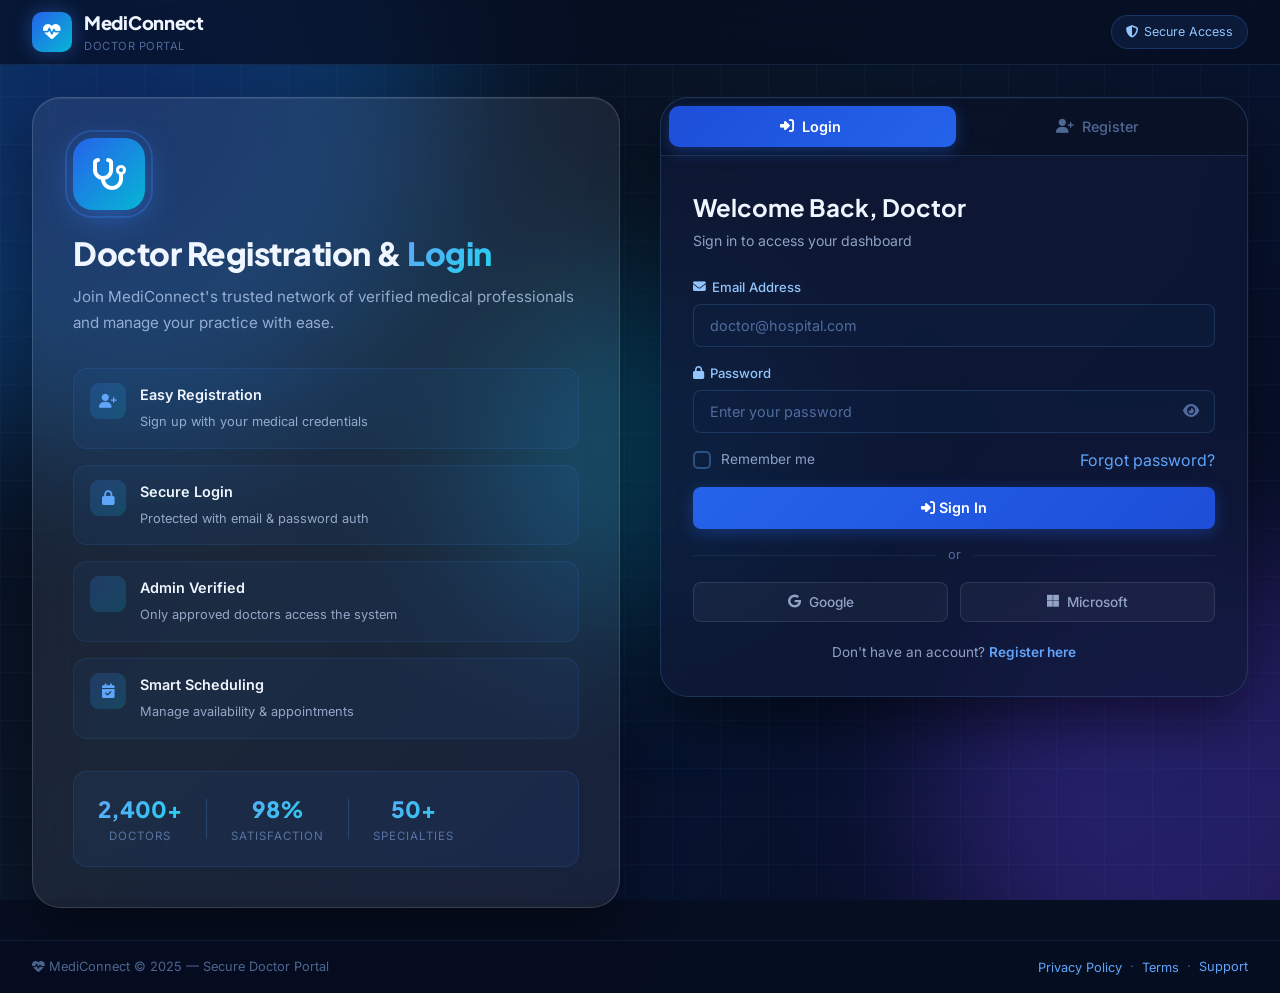
<file: index.html>
<!DOCTYPE html>
<html lang="en">
<head>
  <meta charset="UTF-8" />
  <meta name="viewport" content="width=device-width, initial-scale=1.0" />
  <title>MediConnect | Doctor Portal</title>
  <meta name="description" content="MediConnect Doctor Portal – Register and log in to manage your appointments, profile, and patient care efficiently." />
  <link rel="preconnect" href="https://fonts.googleapis.com" />
  <link rel="preconnect" href="https://fonts.gstatic.com" crossorigin />
  <link href="https://fonts.googleapis.com/css2?family=Inter:wght@300;400;500;600;700;800&family=Plus+Jakarta+Sans:wght@400;500;600;700;800&display=swap" rel="stylesheet" />
  <link rel="stylesheet" href="https://cdnjs.cloudflare.com/ajax/libs/font-awesome/6.5.0/css/all.min.css" />
  <link rel="stylesheet" href="style.css" />
</head>
<body>

  <!-- Animated Background -->
  <div class="bg-scene">
    <div class="blob blob-1"></div>
    <div class="blob blob-2"></div>
    <div class="blob blob-3"></div>
    <div class="grid-overlay"></div>
  </div>

  <!-- Navbar -->
  <nav class="navbar" id="navbar">
    <div class="nav-inner">
      <div class="nav-brand">
        <div class="brand-icon"><i class="fa-solid fa-heart-pulse"></i></div>
        <div class="brand-text">
          <span class="brand-name">MediConnect</span>
          <span class="brand-sub">Doctor Portal</span>
        </div>
      </div>
      <div class="nav-right">
        <span class="nav-badge"><i class="fa-solid fa-shield-halved"></i> Secure Access</span>
      </div>
    </div>
  </nav>

  <!-- Main Container -->
  <main class="main-wrapper">

    <!-- Hero Left Panel -->
    <section class="hero-panel" aria-label="Portal Information">
      <div class="hero-content">
        <div class="hero-icon-wrap">
          <div class="hero-icon"><i class="fa-solid fa-stethoscope"></i></div>
          <div class="hero-icon-ring"></div>
        </div>
        <h1 class="hero-title">Doctor Registration &amp; <span class="gradient-text">Login</span></h1>
        <p class="hero-desc">Join MediConnect's trusted network of verified medical professionals and manage your practice with ease.</p>

        <ul class="feature-list" role="list">
          <li class="feature-item">
            <div class="feat-icon"><i class="fa-solid fa-user-plus"></i></div>
            <div class="feat-text">
              <strong>Easy Registration</strong>
              <span>Sign up with your medical credentials</span>
            </div>
          </li>
          <li class="feature-item">
            <div class="feat-icon"><i class="fa-solid fa-lock"></i></div>
            <div class="feat-text">
              <strong>Secure Login</strong>
              <span>Protected with email &amp; password auth</span>
            </div>
          </li>
          <li class="feature-item">
            <div class="feat-icon"><i class="fa-solid fa-badge-check"></i></div>
            <div class="feat-text">
              <strong>Admin Verified</strong>
              <span>Only approved doctors access the system</span>
            </div>
          </li>
          <li class="feature-item">
            <div class="feat-icon"><i class="fa-solid fa-calendar-check"></i></div>
            <div class="feat-text">
              <strong>Smart Scheduling</strong>
              <span>Manage availability &amp; appointments</span>
            </div>
          </li>
        </ul>

        <div class="hero-stats">
          <div class="stat-item">
            <span class="stat-num">2,400+</span>
            <span class="stat-lbl">Doctors</span>
          </div>
          <div class="stat-divider"></div>
          <div class="stat-item">
            <span class="stat-num">98%</span>
            <span class="stat-lbl">Satisfaction</span>
          </div>
          <div class="stat-divider"></div>
          <div class="stat-item">
            <span class="stat-num">50+</span>
            <span class="stat-lbl">Specialties</span>
          </div>
        </div>
      </div>
    </section>

    <!-- Auth Panel -->
    <section class="auth-panel" aria-label="Authentication">

      <!-- Tab Switcher -->
      <div class="auth-tabs" role="tablist" aria-label="Authentication Options">
        <button class="tab-btn active" id="tab-login" role="tab" aria-selected="true" aria-controls="panel-login" onclick="switchTab('login')">
          <i class="fa-solid fa-right-to-bracket"></i> Login
        </button>
        <button class="tab-btn" id="tab-register" role="tab" aria-selected="false" aria-controls="panel-register" onclick="switchTab('register')">
          <i class="fa-solid fa-user-plus"></i> Register
        </button>
        <div class="tab-indicator" id="tabIndicator"></div>
      </div>

      <!-- ============ LOGIN PANEL ============ -->
      <div class="auth-form-wrap active" id="panel-login" role="tabpanel" aria-labelledby="tab-login">
        <div class="form-header">
          <h2 class="form-title">Welcome Back, Doctor</h2>
          <p class="form-subtitle">Sign in to access your dashboard</p>
        </div>

        <!-- Approval Pending Notice (shown contextually) -->
        <div class="notice notice-pending hidden" id="pendingNotice">
          <i class="fa-solid fa-clock-rotate-left"></i>
          <div>
            <strong>Approval Pending</strong>
            <p>Your account is under review. You'll be notified via email once approved.</p>
          </div>
        </div>

        <!-- Login Success Notice -->
        <div class="notice notice-success hidden" id="loginSuccess">
          <i class="fa-solid fa-circle-check"></i>
          <div>
            <strong>Login Successful!</strong>
            <p>Redirecting to your dashboard...</p>
          </div>
        </div>

        <form id="loginForm" class="auth-form" novalidate autocomplete="on">

          <div class="form-group" id="lg-email-group">
            <label for="login-email" class="form-label">
              <i class="fa-solid fa-envelope"></i> Email Address
            </label>
            <div class="input-wrap">
              <input type="email" id="login-email" name="email" class="form-input"
                placeholder="doctor@hospital.com" autocomplete="username" required />
              <span class="input-status"></span>
            </div>
            <span class="field-error" id="lg-email-err"></span>
          </div>

          <div class="form-group" id="lg-pass-group">
            <label for="login-password" class="form-label">
              <i class="fa-solid fa-lock"></i> Password
            </label>
            <div class="input-wrap">
              <input type="password" id="login-password" name="password" class="form-input"
                placeholder="Enter your password" autocomplete="current-password" required />
              <button type="button" class="toggle-pw" aria-label="Toggle password visibility"
                onclick="togglePassword('login-password', this)">
                <i class="fa-solid fa-eye"></i>
              </button>
            </div>
            <span class="field-error" id="lg-pass-err"></span>
          </div>

          <div class="form-row-between">
            <label class="checkbox-label" for="rememberMe">
              <input type="checkbox" id="rememberMe" name="remember" />
              <span class="custom-check"></span>
              Remember me
            </label>
            <button type="button" class="link-btn" onclick="showForgotPassword()">Forgot password?</button>
          </div>

          <button type="submit" class="btn-primary btn-full" id="loginSubmitBtn">
            <span class="btn-text"><i class="fa-solid fa-right-to-bracket"></i> Sign In</span>
            <span class="btn-loader hidden"><i class="fa-solid fa-circle-notch fa-spin"></i> Signing in...</span>
          </button>

          <div class="form-divider"><span>or</span></div>

          <div class="oauth-row">
            <button type="button" class="btn-oauth" aria-label="Sign in with Google">
              <i class="fa-brands fa-google"></i> Google
            </button>
            <button type="button" class="btn-oauth" aria-label="Sign in with Microsoft">
              <i class="fa-brands fa-microsoft"></i> Microsoft
            </button>
          </div>

          <p class="form-footer-text">
            Don't have an account?
            <button type="button" class="link-btn bold" onclick="switchTab('register')">Register here</button>
          </p>
        </form>
      </div>

      <!-- ============ REGISTER PANEL ============ -->
      <div class="auth-form-wrap" id="panel-register" role="tabpanel" aria-labelledby="tab-register">
        <div class="form-header">
          <h2 class="form-title">Create Doctor Account</h2>
          <p class="form-subtitle">Join our verified medical network</p>
        </div>

        <!-- Progress Steps -->
        <div class="progress-steps" id="regProgress">
          <div class="step active" data-step="1">
            <div class="step-circle">1</div>
            <span>Personal</span>
          </div>
          <div class="step-line"></div>
          <div class="step" data-step="2">
            <div class="step-circle">2</div>
            <span>Medical</span>
          </div>
          <div class="step-line"></div>
          <div class="step" data-step="3">
            <div class="step-circle">3</div>
            <span>Security</span>
          </div>
        </div>

        <form id="registerForm" class="auth-form" novalidate autocomplete="off">

          <!-- ---- STEP 1: Personal Info ---- -->
          <div class="reg-step active" id="step-1">
            <div class="form-row-2">
              <div class="form-group">
                <label for="reg-fname" class="form-label"><i class="fa-solid fa-user"></i> First Name</label>
                <div class="input-wrap">
                  <input type="text" id="reg-fname" name="firstName" class="form-input" placeholder="John" required />
                  <span class="input-status"></span>
                </div>
                <span class="field-error" id="fname-err"></span>
              </div>
              <div class="form-group">
                <label for="reg-lname" class="form-label"><i class="fa-solid fa-user"></i> Last Name</label>
                <div class="input-wrap">
                  <input type="text" id="reg-lname" name="lastName" class="form-input" placeholder="Doe" required />
                  <span class="input-status"></span>
                </div>
                <span class="field-error" id="lname-err"></span>
              </div>
            </div>

            <div class="form-group">
              <label for="reg-email" class="form-label"><i class="fa-solid fa-envelope"></i> Email Address</label>
              <div class="input-wrap">
                <input type="email" id="reg-email" name="email" class="form-input" placeholder="doctor@hospital.com" required />
                <span class="input-status"></span>
              </div>
              <span class="field-error" id="reg-email-err"></span>
            </div>

            <div class="form-group">
              <label for="reg-phone" class="form-label"><i class="fa-solid fa-phone"></i> Phone Number</label>
              <div class="input-wrap phone-wrap">
                <select id="reg-phone-code" class="country-code" aria-label="Country code">
                  <option value="+1">🇺🇸 +1</option>
                  <option value="+44">🇬🇧 +44</option>
                  <option value="+91">🇮🇳 +91</option>
                  <option value="+977" selected>🇳🇵 +977</option>
                  <option value="+61">🇦🇺 +61</option>
                  <option value="+49">🇩🇪 +49</option>
                </select>
                <input type="tel" id="reg-phone" name="phone" class="form-input" placeholder="98XXXXXXXX" required />
                <span class="input-status"></span>
              </div>
              <span class="field-error" id="phone-err"></span>
            </div>

            <div class="form-group">
              <label for="reg-gender" class="form-label"><i class="fa-solid fa-venus-mars"></i> Gender</label>
              <div class="input-wrap">
                <select id="reg-gender" name="gender" class="form-input form-select" required>
                  <option value="" disabled selected>Select gender</option>
                  <option value="male">Male</option>
                  <option value="female">Female</option>
                  <option value="other">Other</option>
                  <option value="prefer-not">Prefer not to say</option>
                </select>
              </div>
              <span class="field-error" id="gender-err"></span>
            </div>

            <div class="form-group">
              <label for="reg-photo" class="form-label"><i class="fa-solid fa-camera"></i> Profile Photo <span class="optional-tag">optional</span></label>
              <div class="file-drop-zone" id="photoDrop" onclick="document.getElementById('reg-photo').click()">
                <div class="file-drop-inner">
                  <div class="file-preview-wrap" id="photoPreview">
                    <i class="fa-solid fa-cloud-arrow-up"></i>
                    <span>Click or drag to upload photo</span>
                    <small>JPG, PNG up to 5MB</small>
                  </div>
                </div>
                <input type="file" id="reg-photo" name="photo" accept="image/*" hidden onchange="previewFile(this, 'photoPreview', 'image')" />
              </div>
            </div>

            <button type="button" class="btn-primary btn-full" onclick="nextStep(1)">
              Continue <i class="fa-solid fa-arrow-right"></i>
            </button>
          </div>

          <!-- ---- STEP 2: Medical Info ---- -->
          <div class="reg-step" id="step-2">
            <div class="form-group">
              <label for="reg-spec" class="form-label"><i class="fa-solid fa-briefcase-medical"></i> Specialization</label>
              <div class="input-wrap">
                <select id="reg-spec" name="specialization" class="form-input form-select" required>
                  <option value="" disabled selected>Select specialization</option>
                  <optgroup label="General">
                    <option value="general">General Practitioner</option>
                    <option value="family">Family Medicine</option>
                    <option value="internal">Internal Medicine</option>
                  </optgroup>
                  <optgroup label="Specialist">
                    <option value="cardiology">Cardiology</option>
                    <option value="neurology">Neurology</option>
                    <option value="orthopedics">Orthopedics</option>
                    <option value="pediatrics">Pediatrics</option>
                    <option value="dermatology">Dermatology</option>
                    <option value="oncology">Oncology</option>
                    <option value="psychiatry">Psychiatry</option>
                    <option value="gynecology">Gynecology & Obstetrics</option>
                    <option value="ophthalmology">Ophthalmology</option>
                    <option value="ent">ENT</option>
                    <option value="urology">Urology</option>
                    <option value="radiology">Radiology</option>
                    <option value="anesthesiology">Anesthesiology</option>
                    <option value="emergency">Emergency Medicine</option>
                  </optgroup>
                </select>
              </div>
              <span class="field-error" id="spec-err"></span>
            </div>

            <div class="form-row-2">
              <div class="form-group">
                <label for="reg-license" class="form-label"><i class="fa-solid fa-id-card-clip"></i> License Number</label>
                <div class="input-wrap">
                  <input type="text" id="reg-license" name="licenseNumber" class="form-input" placeholder="NMC-XXXXXX" required />
                  <span class="input-status"></span>
                </div>
                <span class="field-error" id="license-err"></span>
              </div>
              <div class="form-group">
                <label for="reg-exp" class="form-label"><i class="fa-solid fa-hourglass-half"></i> Years of Experience</label>
                <div class="input-wrap">
                  <input type="number" id="reg-exp" name="experience" class="form-input" placeholder="e.g. 5" min="0" max="60" required />
                  <span class="input-status"></span>
                </div>
                <span class="field-error" id="exp-err"></span>
              </div>
            </div>

            <div class="form-group">
              <label for="reg-hospital" class="form-label"><i class="fa-solid fa-hospital"></i> Hospital / Clinic</label>
              <div class="input-wrap">
                <input type="text" id="reg-hospital" name="hospital" class="form-input" placeholder="e.g. City General Hospital" required />
                <span class="input-status"></span>
              </div>
              <span class="field-error" id="hospital-err"></span>
            </div>

            <div class="form-group">
              <label for="reg-degree" class="form-label"><i class="fa-solid fa-graduation-cap"></i> Highest Degree</label>
              <div class="input-wrap">
                <select id="reg-degree" name="degree" class="form-input form-select" required>
                  <option value="" disabled selected>Select degree</option>
                  <option value="mbbs">MBBS</option>
                  <option value="md">MD</option>
                  <option value="ms">MS</option>
                  <option value="dds">DDS</option>
                  <option value="dmd">DMD</option>
                  <option value="do">DO</option>
                  <option value="phd">PhD (Medical)</option>
                </select>
              </div>
              <span class="field-error" id="degree-err"></span>
            </div>

            <div class="form-group">
              <label for="reg-cert" class="form-label"><i class="fa-solid fa-file-medical"></i> Medical Certificate <span class="optional-tag">required</span></label>
              <div class="file-drop-zone" id="certDrop" onclick="document.getElementById('reg-cert').click()">
                <div class="file-drop-inner">
                  <div class="file-preview-wrap" id="certPreview">
                    <i class="fa-solid fa-file-arrow-up"></i>
                    <span>Upload certificate / license scan</span>
                    <small>PDF, JPG, PNG up to 10MB</small>
                  </div>
                </div>
                <input type="file" id="reg-cert" name="certificate" accept=".pdf,image/*" hidden onchange="previewFile(this, 'certPreview', 'file')" />
              </div>
              <span class="field-error" id="cert-err"></span>
            </div>

            <div class="form-group">
              <label for="reg-bio" class="form-label"><i class="fa-solid fa-align-left"></i> Short Bio <span class="optional-tag">optional</span></label>
              <textarea id="reg-bio" name="bio" class="form-input form-textarea" placeholder="Briefly describe your expertise, treatment approach..." rows="3" maxlength="500"></textarea>
              <span class="char-counter" id="bioCounter">0 / 500</span>
            </div>

            <div class="btn-row">
              <button type="button" class="btn-outline" onclick="prevStep(2)">
                <i class="fa-solid fa-arrow-left"></i> Back
              </button>
              <button type="button" class="btn-primary" onclick="nextStep(2)">
                Continue <i class="fa-solid fa-arrow-right"></i>
              </button>
            </div>
          </div>

          <!-- ---- STEP 3: Security ---- -->
          <div class="reg-step" id="step-3">

            <div class="form-group" id="reg-pass-group">
              <label for="reg-password" class="form-label"><i class="fa-solid fa-lock"></i> Create Password</label>
              <div class="input-wrap">
                <input type="password" id="reg-password" name="password" class="form-input"
                  placeholder="Min 8 characters" autocomplete="new-password" required oninput="checkPasswordStrength(this.value)" />
                <button type="button" class="toggle-pw" aria-label="Toggle password visibility"
                  onclick="togglePassword('reg-password', this)">
                  <i class="fa-solid fa-eye"></i>
                </button>
              </div>
              <!-- Password Strength -->
              <div class="pw-strength-wrap">
                <div class="pw-strength-bar">
                  <div class="pw-strength-fill" id="pwStrengthFill"></div>
                </div>
                <span class="pw-strength-label" id="pwStrengthLabel"></span>
              </div>
              <ul class="pw-rules" id="pwRules">
                <li class="rule" id="rule-len"><i class="fa-solid fa-circle-xmark"></i> At least 8 characters</li>
                <li class="rule" id="rule-upper"><i class="fa-solid fa-circle-xmark"></i> One uppercase letter</li>
                <li class="rule" id="rule-num"><i class="fa-solid fa-circle-xmark"></i> One number</li>
                <li class="rule" id="rule-special"><i class="fa-solid fa-circle-xmark"></i> One special character</li>
              </ul>
              <span class="field-error" id="reg-pass-err"></span>
            </div>

            <div class="form-group" id="reg-confirm-group">
              <label for="reg-confirm" class="form-label"><i class="fa-solid fa-lock-keyhole"></i> Confirm Password</label>
              <div class="input-wrap">
                <input type="password" id="reg-confirm" name="confirmPassword" class="form-input"
                  placeholder="Re-enter password" autocomplete="new-password" required />
                <button type="button" class="toggle-pw" aria-label="Toggle confirm password visibility"
                  onclick="togglePassword('reg-confirm', this)">
                  <i class="fa-solid fa-eye"></i>
                </button>
              </div>
              <span class="field-error" id="confirm-err"></span>
            </div>

            <div class="terms-box">
              <label class="checkbox-label" for="reg-terms">
                <input type="checkbox" id="reg-terms" name="terms" required />
                <span class="custom-check"></span>
                I agree to the <button type="button" class="link-btn terms-link" onclick="showTerms()">Terms of Service</button> and <button type="button" class="link-btn terms-link" onclick="showPrivacy()">Privacy Policy</button>
              </label>
              <span class="field-error" id="terms-err"></span>
            </div>

            <div class="approval-info-box">
              <div class="approval-icon"><i class="fa-solid fa-shield-halved"></i></div>
              <div>
                <strong>Admin Approval Required</strong>
                <p>Your registration will be reviewed by an administrator. Access is granted only after successful verification of your credentials.</p>
              </div>
            </div>

            <div class="btn-row">
              <button type="button" class="btn-outline" onclick="prevStep(3)">
                <i class="fa-solid fa-arrow-left"></i> Back
              </button>
              <button type="submit" class="btn-primary" id="registerSubmitBtn">
                <span class="btn-text"><i class="fa-solid fa-paper-plane"></i> Submit Registration</span>
                <span class="btn-loader hidden"><i class="fa-solid fa-circle-notch fa-spin"></i> Submitting...</span>
              </button>
            </div>

            <p class="form-footer-text">
              Already registered?
              <button type="button" class="link-btn bold" onclick="switchTab('login')">Sign in here</button>
            </p>
          </div>

        </form>
      </div>

    </section>
  </main>

  <!-- ====== MODALS ====== -->

  <!-- Forgot Password Modal -->
  <div class="modal-overlay hidden" id="forgotModal" role="dialog" aria-modal="true" aria-labelledby="forgotTitle">
    <div class="modal-box">
      <button class="modal-close" onclick="closeModal('forgotModal')" aria-label="Close"><i class="fa-solid fa-xmark"></i></button>
      <div class="modal-icon"><i class="fa-solid fa-envelope-open-text"></i></div>
      <h3 class="modal-title" id="forgotTitle">Reset Password</h3>
      <p class="modal-desc">Enter your registered email address. We'll send you a secure reset link.</p>
      <div class="form-group">
        <div class="input-wrap">
          <input type="email" id="forgot-email" class="form-input" placeholder="doctor@hospital.com" />
        </div>
        <span class="field-error" id="forgot-err"></span>
      </div>
      <button class="btn-primary btn-full" onclick="submitForgotPassword()">
        <i class="fa-solid fa-paper-plane"></i> Send Reset Link
      </button>
    </div>
  </div>

  <!-- Registration Success Modal -->
  <div class="modal-overlay hidden" id="successModal" role="dialog" aria-modal="true" aria-labelledby="successTitle">
    <div class="modal-box success-modal">
      <div class="success-anim">
        <div class="success-circle">
          <i class="fa-solid fa-check"></i>
        </div>
        <div class="confetti-wrap" id="confetti"></div>
      </div>
      <h3 class="modal-title" id="successTitle">Registration Submitted!</h3>
      <p class="modal-desc">Your application has been received. Our admin team will review your credentials.</p>
      <div class="approval-timeline">
        <div class="timeline-item done">
          <div class="tl-dot"><i class="fa-solid fa-check"></i></div>
          <span>Registration Submitted</span>
        </div>
        <div class="timeline-item pending">
          <div class="tl-dot"><i class="fa-solid fa-magnifying-glass"></i></div>
          <span>Admin Review (1–2 business days)</span>
        </div>
        <div class="timeline-item pending">
          <div class="tl-dot"><i class="fa-solid fa-envelope"></i></div>
          <span>Email Notification Sent</span>
        </div>
        <div class="timeline-item pending">
          <div class="tl-dot"><i class="fa-solid fa-unlock"></i></div>
          <span>Dashboard Access Granted</span>
        </div>
      </div>
      <button class="btn-primary btn-full" onclick="closeModal('successModal'); switchTab('login')">
        <i class="fa-solid fa-right-to-bracket"></i> Go to Login
      </button>
    </div>
  </div>

  <!-- Terms Modal -->
  <div class="modal-overlay hidden" id="termsModal" role="dialog" aria-modal="true" aria-labelledby="termsTitle">
    <div class="modal-box modal-scroll">
      <button class="modal-close" onclick="closeModal('termsModal')" aria-label="Close"><i class="fa-solid fa-xmark"></i></button>
      <h3 class="modal-title" id="termsTitle"><i class="fa-solid fa-file-contract"></i> Terms of Service</h3>
      <div class="modal-body-content">
        <h4>1. Acceptance of Terms</h4>
        <p>By registering on MediConnect Doctor Portal, you agree to abide by these terms and all applicable laws and regulations.</p>
        <h4>2. Doctor Eligibility</h4>
        <p>Only licensed medical professionals with valid credentials may register. Providing false information will result in permanent account termination.</p>
        <h4>3. Admin Approval</h4>
        <p>All registrations are subject to review. Access is granted solely at the discretion of MediConnect administrators.</p>
        <h4>4. Data Accuracy</h4>
        <p>You are responsible for keeping your profile, certifications, and availability up to date.</p>
        <h4>5. Confidentiality</h4>
        <p>Patient information accessed through this platform must be treated with strict confidentiality per applicable healthcare regulations.</p>
        <h4>6. Termination</h4>
        <p>MediConnect reserves the right to suspend or terminate accounts that violate these terms.</p>
      </div>
      <button class="btn-primary btn-full" onclick="closeModal('termsModal')">I Understand</button>
    </div>
  </div>

  <!-- Footer -->
  <footer class="site-footer">
    <div class="footer-inner">
      <span><i class="fa-solid fa-heart-pulse"></i> MediConnect &copy; 2025 &mdash; Secure Doctor Portal</span>
      <div class="footer-links">
        <button class="link-btn" onclick="showPrivacy()">Privacy Policy</button>
        <span>·</span>
        <button class="link-btn" onclick="showTerms()">Terms</button>
        <span>·</span>
        <a href="mailto:support@mediconnect.com" class="link-btn">Support</a>
      </div>
    </div>
  </footer>

  <script src="script.js"></script>
</body>
</html>
</file>
<file: style.css>
/* ================================================
   MediConnect Doctor Portal — Premium Blue Theme
   ================================================ */

/* ---- CSS Variables / Design Tokens ---- */
:root {
  --blue-50:  #eff6ff;
  --blue-100: #dbeafe;
  --blue-200: #bfdbfe;
  --blue-300: #93c5fd;
  --blue-400: #60a5fa;
  --blue-500: #3b82f6;
  --blue-600: #2563eb;
  --blue-700: #1d4ed8;
  --blue-800: #1e3a8a;
  --blue-900: #1e3a8a;
  --blue-950: #0f172a;

  --indigo-500: #6366f1;
  --indigo-600: #4f46e5;
  --cyan-400:   #22d3ee;
  --cyan-500:   #06b6d4;

  --success: #10b981;
  --warning: #f59e0b;
  --error:   #ef4444;

  --glass-bg:     rgba(255,255,255,0.07);
  --glass-border: rgba(255,255,255,0.15);
  --glass-shadow: rgba(0,0,0,0.3);

  --card-bg:     rgba(15, 25, 55, 0.75);
  --card-border: rgba(99, 179, 255, 0.18);

  --text-primary:   #f0f6ff;
  --text-secondary: rgba(200, 220, 255, 0.7);
  --text-muted:     rgba(150, 190, 255, 0.5);

  --radius-sm: 8px;
  --radius-md: 14px;
  --radius-lg: 20px;
  --radius-xl: 28px;

  --transition: all 0.28s cubic-bezier(0.4,0,0.2,1);
  --transition-slow: all 0.5s cubic-bezier(0.4,0,0.2,1);

  --font-body: 'Inter', sans-serif;
  --font-display: 'Plus Jakarta Sans', sans-serif;
}

/* ---- Base Reset ---- */
*, *::before, *::after { box-sizing: border-box; margin: 0; padding: 0; }

html { scroll-behavior: smooth; }

body {
  font-family: var(--font-body);
  background: #060e21;
  color: var(--text-primary);
  min-height: 100vh;
  overflow-x: hidden;
  line-height: 1.6;
}

/* ---- Animated Background ---- */
.bg-scene {
  position: fixed;
  inset: 0;
  z-index: 0;
  overflow: hidden;
  background: linear-gradient(135deg, #060e21 0%, #0a1628 40%, #07122e 70%, #050b1c 100%);
}

.blob {
  position: absolute;
  border-radius: 50%;
  filter: blur(80px);
  opacity: 0.35;
  animation: blobFloat 12s ease-in-out infinite alternate;
}
.blob-1 {
  width: 650px; height: 650px;
  background: radial-gradient(circle, #1d4ed8, #0ea5e9);
  top: -200px; left: -200px;
  animation-duration: 14s;
}
.blob-2 {
  width: 500px; height: 500px;
  background: radial-gradient(circle, #4f46e5, #7c3aed);
  bottom: -150px; right: -150px;
  animation-duration: 11s;
  animation-delay: -4s;
}
.blob-3 {
  width: 350px; height: 350px;
  background: radial-gradient(circle, #0891b2, #0284c7);
  top: 50%; left: 50%;
  transform: translate(-50%,-50%);
  animation-duration: 9s;
  animation-delay: -2s;
}

@keyframes blobFloat {
  0%   { transform: translate(0,0) scale(1); }
  50%  { transform: translate(30px, -30px) scale(1.08); }
  100% { transform: translate(-20px, 20px) scale(0.95); }
}

.grid-overlay {
  position: absolute;
  inset: 0;
  background-image:
    linear-gradient(rgba(96,165,250,0.04) 1px, transparent 1px),
    linear-gradient(90deg, rgba(96,165,250,0.04) 1px, transparent 1px);
  background-size: 48px 48px;
}

/* ---- Navbar ---- */
.navbar {
  position: sticky;
  top: 0;
  z-index: 100;
  backdrop-filter: blur(20px);
  -webkit-backdrop-filter: blur(20px);
  background: rgba(6, 14, 33, 0.7);
  border-bottom: 1px solid rgba(99,179,255,0.12);
  padding: 0 2rem;
}
.nav-inner {
  max-width: 1280px;
  margin: 0 auto;
  height: 64px;
  display: flex;
  align-items: center;
  justify-content: space-between;
}
.nav-brand { display: flex; align-items: center; gap: 12px; }
.brand-icon {
  width: 40px; height: 40px;
  background: linear-gradient(135deg, var(--blue-600), var(--cyan-500));
  border-radius: 10px;
  display: grid; place-items: center;
  font-size: 1.1rem;
  color: #fff;
  box-shadow: 0 0 20px rgba(59,130,246,0.4);
}
.brand-name {
  display: block;
  font-family: var(--font-display);
  font-weight: 800;
  font-size: 1.15rem;
  color: var(--text-primary);
  letter-spacing: -0.3px;
}
.brand-sub {
  display: block;
  font-size: 0.7rem;
  color: var(--text-muted);
  letter-spacing: 0.5px;
  text-transform: uppercase;
}
.nav-badge {
  display: flex;
  align-items: center;
  gap: 6px;
  font-size: 0.78rem;
  color: var(--blue-300);
  background: rgba(59,130,246,0.1);
  border: 1px solid rgba(59,130,246,0.25);
  padding: 6px 14px;
  border-radius: 999px;
}

/* ---- Main Layout ---- */
.main-wrapper {
  position: relative;
  z-index: 1;
  display: grid;
  grid-template-columns: 1fr 1fr;
  min-height: calc(100vh - 64px - 56px);
  max-width: 1280px;
  margin: 0 auto;
  padding: 2rem 2rem 2rem;
  gap: 2.5rem;
  align-items: start;
}

/* ---- Hero Panel ---- */
.hero-panel {
  position: sticky;
  top: 84px;
  padding: 2.5rem;
  background: var(--glass-bg);
  border: 1px solid var(--glass-border);
  border-radius: var(--radius-xl);
  backdrop-filter: blur(24px);
  -webkit-backdrop-filter: blur(24px);
  box-shadow: 0 25px 60px rgba(0,0,0,0.4), inset 0 1px 0 rgba(255,255,255,0.08);
  animation: fadeInLeft 0.7s ease both;
}

@keyframes fadeInLeft {
  from { opacity:0; transform: translateX(-30px); }
  to   { opacity:1; transform: translateX(0); }
}

.hero-icon-wrap {
  position: relative;
  width: fit-content;
  margin-bottom: 1.5rem;
}
.hero-icon {
  width: 72px; height: 72px;
  background: linear-gradient(135deg, var(--blue-600), var(--cyan-500));
  border-radius: 20px;
  display: grid; place-items: center;
  font-size: 2rem;
  color: #fff;
  box-shadow: 0 8px 32px rgba(59,130,246,0.45);
  position: relative;
  z-index: 1;
}
.hero-icon-ring {
  position: absolute;
  inset: -8px;
  border-radius: 28px;
  border: 2px solid rgba(59,130,246,0.3);
  animation: ringPulse 2.5s ease-in-out infinite;
}
@keyframes ringPulse {
  0%,100% { opacity:0.4; transform:scale(1); }
  50%      { opacity:1;   transform:scale(1.06); }
}

.hero-title {
  font-family: var(--font-display);
  font-size: 2rem;
  font-weight: 800;
  line-height: 1.2;
  margin-bottom: 0.75rem;
  letter-spacing: -0.5px;
}
.gradient-text {
  background: linear-gradient(135deg, var(--blue-400), var(--cyan-400));
  -webkit-background-clip: text;
  -webkit-text-fill-color: transparent;
  background-clip: text;
}
.hero-desc {
  color: var(--text-secondary);
  font-size: 0.95rem;
  margin-bottom: 2rem;
  line-height: 1.7;
}

/* Feature List */
.feature-list {
  list-style: none;
  display: flex;
  flex-direction: column;
  gap: 1rem;
  margin-bottom: 2rem;
}
.feature-item {
  display: flex;
  align-items: flex-start;
  gap: 14px;
  padding: 14px 16px;
  background: rgba(59,130,246,0.06);
  border: 1px solid rgba(59,130,246,0.12);
  border-radius: var(--radius-md);
  transition: var(--transition);
}
.feature-item:hover {
  background: rgba(59,130,246,0.12);
  border-color: rgba(59,130,246,0.25);
  transform: translateX(4px);
}
.feat-icon {
  width: 36px; height: 36px; flex-shrink: 0;
  background: linear-gradient(135deg, rgba(59,130,246,0.2), rgba(6,182,212,0.2));
  border-radius: 9px;
  display: grid; place-items: center;
  color: var(--blue-400);
  font-size: 0.9rem;
}
.feat-text strong {
  display: block;
  font-size: 0.9rem;
  font-weight: 600;
  color: var(--text-primary);
  margin-bottom: 2px;
}
.feat-text span {
  font-size: 0.8rem;
  color: var(--text-secondary);
}

/* Stats */
.hero-stats {
  display: flex;
  align-items: center;
  gap: 1.5rem;
  padding: 1.25rem 1.5rem;
  background: rgba(59,130,246,0.07);
  border: 1px solid rgba(59,130,246,0.15);
  border-radius: var(--radius-md);
}
.stat-item { text-align: center; }
.stat-num {
  display: block;
  font-family: var(--font-display);
  font-size: 1.4rem;
  font-weight: 800;
  background: linear-gradient(135deg, var(--blue-400), var(--cyan-400));
  -webkit-background-clip: text;
  -webkit-text-fill-color: transparent;
  background-clip: text;
}
.stat-lbl {
  display: block;
  font-size: 0.72rem;
  color: var(--text-muted);
  text-transform: uppercase;
  letter-spacing: 1px;
}
.stat-divider {
  width: 1px; height: 40px;
  background: rgba(99,179,255,0.2);
}

/* ---- Auth Panel ---- */
.auth-panel {
  background: var(--card-bg);
  border: 1px solid var(--card-border);
  border-radius: var(--radius-xl);
  backdrop-filter: blur(24px);
  -webkit-backdrop-filter: blur(24px);
  box-shadow: 0 25px 60px rgba(0,0,0,0.5), inset 0 1px 0 rgba(255,255,255,0.05);
  overflow: hidden;
  animation: fadeInRight 0.7s ease both;
}

@keyframes fadeInRight {
  from { opacity:0; transform: translateX(30px); }
  to   { opacity:1; transform: translateX(0); }
}

/* ---- Tabs ---- */
.auth-tabs {
  display: flex;
  position: relative;
  padding: 0.5rem;
  background: rgba(0,0,0,0.25);
  border-bottom: 1px solid var(--card-border);
  gap: 4px;
}
.tab-indicator {
  position: absolute;
  bottom: 0.5rem;
  left: 0.5rem;
  width: calc(50% - 6px);
  height: calc(100% - 1rem);
  background: linear-gradient(135deg, var(--blue-700), var(--blue-600));
  border-radius: 10px;
  transition: var(--transition);
  box-shadow: 0 4px 16px rgba(37,99,235,0.4);
  z-index: 0;
}
.tab-indicator.on-register {
  transform: translateX(calc(100% + 4px));
}
.tab-btn {
  flex: 1;
  display: flex; align-items: center; justify-content: center;
  gap: 8px;
  padding: 0.75rem 1rem;
  background: transparent;
  border: none;
  color: var(--text-muted);
  font-family: var(--font-body);
  font-size: 0.9rem;
  font-weight: 500;
  border-radius: 10px;
  cursor: pointer;
  transition: var(--transition);
  position: relative;
  z-index: 1;
}
.tab-btn:hover { color: var(--text-secondary); }
.tab-btn.active { color: #fff; font-weight: 600; }

/* ---- Form Wrap ---- */
.auth-form-wrap {
  display: none;
  padding: 2rem;
  animation: formFadeIn 0.35s ease both;
}
.auth-form-wrap.active { display: block; }

@keyframes formFadeIn {
  from { opacity:0; transform: translateY(10px); }
  to   { opacity:1; transform: translateY(0); }
}

.form-header { margin-bottom: 1.5rem; }
.form-title {
  font-family: var(--font-display);
  font-size: 1.5rem;
  font-weight: 700;
  margin-bottom: 4px;
}
.form-subtitle {
  font-size: 0.88rem;
  color: var(--text-secondary);
}

/* ---- Notices ---- */
.notice {
  display: flex;
  align-items: flex-start;
  gap: 12px;
  padding: 1rem 1.2rem;
  border-radius: var(--radius-md);
  margin-bottom: 1.25rem;
  font-size: 0.875rem;
  animation: slideDown 0.3s ease;
}
@keyframes slideDown {
  from { opacity:0; transform:translateY(-8px); }
  to   { opacity:1; transform:translateY(0); }
}
.notice > i { margin-top: 2px; font-size: 1.1rem; flex-shrink: 0; }
.notice strong { display: block; font-weight: 600; margin-bottom: 2px; }
.notice p { margin:0; font-size:0.82rem; opacity:0.85; }

.notice-pending {
  background: rgba(245,158,11,0.12);
  border: 1px solid rgba(245,158,11,0.3);
  color: #f59e0b;
}
.notice-success {
  background: rgba(16,185,129,0.12);
  border: 1px solid rgba(16,185,129,0.3);
  color: var(--success);
}

/* ---- Form Elements ---- */
.auth-form { display: flex; flex-direction: column; gap: 1rem; }

.form-group { display: flex; flex-direction: column; gap: 6px; }

.form-label {
  font-size: 0.82rem;
  font-weight: 500;
  color: var(--blue-300);
  display: flex; align-items: center; gap: 6px;
}
.form-label i { font-size: 0.8rem; }

.input-wrap {
  position: relative;
  display: flex;
  align-items: center;
}

.form-input {
  width: 100%;
  padding: 0.75rem 1rem;
  background: rgba(15,30,65,0.5);
  border: 1px solid rgba(99,179,255,0.18);
  border-radius: var(--radius-sm);
  color: var(--text-primary);
  font-family: var(--font-body);
  font-size: 0.9rem;
  transition: var(--transition);
  outline: none;
}
.form-input::placeholder { color: var(--text-muted); }
.form-input:focus {
  border-color: var(--blue-500);
  background: rgba(30,58,138,0.35);
  box-shadow: 0 0 0 3px rgba(59,130,246,0.18);
}
.form-input.input-error {
  border-color: var(--error) !important;
  box-shadow: 0 0 0 3px rgba(239,68,68,0.15) !important;
}
.form-input.input-valid {
  border-color: var(--success) !important;
  box-shadow: 0 0 0 3px rgba(16,185,129,0.15) !important;
}

.form-select {
  appearance: none;
  background-image: url("data:image/svg+xml,%3Csvg xmlns='http://www.w3.org/2000/svg' width='16' height='16' fill='%2393c5fd' viewBox='0 0 16 16'%3E%3Cpath d='M7.247 11.14L2.451 5.658C1.885 5.013 2.345 4 3.204 4h9.592a1 1 0 0 1 .753 1.659l-4.796 5.48a1 1 0 0 1-1.506 0z'/%3E%3C/svg%3E");
  background-repeat: no-repeat;
  background-position: right 12px center;
  cursor: pointer;
}

.form-textarea {
  resize: vertical;
  min-height: 80px;
  padding-top: 0.75rem;
}

.input-status {
  position: absolute;
  right: 12px;
  font-size: 0.9rem;
  transition: var(--transition);
  pointer-events: none;
}

.toggle-pw {
  position: absolute;
  right: 12px;
  background: none;
  border: none;
  color: var(--text-muted);
  cursor: pointer;
  transition: var(--transition);
  padding: 4px;
  font-size: 0.9rem;
  display: flex; align-items: center;
}
.toggle-pw:hover { color: var(--blue-300); }

/* Phone wrap */
.phone-wrap { gap: 8px; }
.country-code {
  width: 110px;
  flex-shrink: 0;
  padding: 0.75rem 0.5rem;
  background: rgba(15,30,65,0.5);
  border: 1px solid rgba(99,179,255,0.18);
  border-radius: var(--radius-sm);
  color: var(--text-primary);
  font-family: var(--font-body);
  font-size: 0.85rem;
  outline: none;
  cursor: pointer;
  transition: var(--transition);
}
.country-code:focus {
  border-color: var(--blue-500);
  box-shadow: 0 0 0 3px rgba(59,130,246,0.18);
}
.phone-wrap .form-input { flex: 1; }

/* Field error */
.field-error {
  font-size: 0.78rem;
  color: var(--error);
  display: none;
  align-items: center;
  gap: 4px;
  animation: slideDown 0.2s ease;
}
.field-error.show { display: flex; }

/* Form row variants */
.form-row-2 { display: grid; grid-template-columns: 1fr 1fr; gap: 1rem; }
.form-row-between {
  display: flex;
  align-items: center;
  justify-content: space-between;
}

/* Optional tag */
.optional-tag {
  font-size: 0.7rem;
  background: rgba(59,130,246,0.15);
  color: var(--blue-300);
  padding: 1px 7px;
  border-radius: 999px;
  margin-left: 4px;
}

/* Char counter */
.char-counter {
  font-size: 0.75rem;
  color: var(--text-muted);
  text-align: right;
}

/* ---- Checkbox ---- */
.checkbox-label {
  display: flex;
  align-items: center;
  gap: 10px;
  cursor: pointer;
  font-size: 0.85rem;
  color: var(--text-secondary);
  user-select: none;
}
.checkbox-label input[type="checkbox"] { display: none; }
.custom-check {
  width: 18px; height: 18px; flex-shrink: 0;
  border: 2px solid rgba(99,179,255,0.35);
  border-radius: 5px;
  position: relative;
  background: rgba(15,30,65,0.5);
  transition: var(--transition);
}
.checkbox-label input[type="checkbox"]:checked + .custom-check {
  background: var(--blue-600);
  border-color: var(--blue-600);
}
.checkbox-label input[type="checkbox"]:checked + .custom-check::after {
  content: '';
  position: absolute;
  inset: 0;
  background: url("data:image/svg+xml,%3Csvg xmlns='http://www.w3.org/2000/svg' viewBox='0 0 24 24' fill='white'%3E%3Cpath d='M20.285 2l-11.285 11.567-5.286-5.011-3.714 3.716 9 8.728 15-15.285z'/%3E%3C/svg%3E") center/70% no-repeat;
}

/* ---- Password Strength ---- */
.pw-strength-wrap {
  display: flex;
  align-items: center;
  gap: 10px;
  margin-top: 4px;
}
.pw-strength-bar {
  flex: 1; height: 5px;
  background: rgba(255,255,255,0.08);
  border-radius: 999px;
  overflow: hidden;
}
.pw-strength-fill {
  height: 100%;
  border-radius: 999px;
  transition: width 0.4s ease, background 0.4s ease;
  width: 0%;
}
.pw-strength-label {
  font-size: 0.75rem;
  font-weight: 600;
  min-width: 60px;
  text-align: right;
}
.pw-rules {
  list-style: none;
  display: grid;
  grid-template-columns: 1fr 1fr;
  gap: 4px;
  margin-top: 6px;
}
.rule {
  font-size: 0.77rem;
  color: var(--text-muted);
  display: flex;
  align-items: center;
  gap: 6px;
  transition: var(--transition);
}
.rule i { font-size: 0.72rem; color: var(--error); transition: var(--transition); }
.rule.valid { color: var(--success); }
.rule.valid i { color: var(--success); }

/* ---- File Drop Zone ---- */
.file-drop-zone {
  border: 2px dashed rgba(99,179,255,0.25);
  border-radius: var(--radius-md);
  padding: 1.25rem;
  cursor: pointer;
  transition: var(--transition);
  text-align: center;
  background: rgba(15,30,65,0.3);
}
.file-drop-zone:hover {
  border-color: var(--blue-500);
  background: rgba(30,58,138,0.2);
}
.file-drop-inner { pointer-events: none; }
.file-preview-wrap {
  display: flex;
  flex-direction: column;
  align-items: center;
  gap: 6px;
}
.file-preview-wrap i { font-size: 2rem; color: var(--blue-400); }
.file-preview-wrap span { font-size: 0.85rem; color: var(--text-secondary); }
.file-preview-wrap small { font-size: 0.75rem; color: var(--text-muted); }
.file-preview-wrap img {
  max-width: 90px; max-height: 90px;
  border-radius: var(--radius-sm);
  object-fit: cover;
  border: 2px solid var(--blue-500);
}

/* ---- Buttons ---- */
.btn-primary {
  display: inline-flex;
  align-items: center;
  justify-content: center;
  gap: 8px;
  padding: 0.8rem 1.5rem;
  background: linear-gradient(135deg, var(--blue-600), var(--blue-700));
  color: #fff;
  border: none;
  border-radius: var(--radius-sm);
  font-family: var(--font-body);
  font-size: 0.9rem;
  font-weight: 600;
  cursor: pointer;
  transition: var(--transition);
  position: relative;
  overflow: hidden;
  box-shadow: 0 4px 16px rgba(37,99,235,0.35);
}
.btn-primary::before {
  content: '';
  position: absolute;
  inset: 0;
  background: linear-gradient(135deg, rgba(255,255,255,0.1), transparent);
  opacity: 0;
  transition: var(--transition);
}
.btn-primary:hover {
  transform: translateY(-2px);
  box-shadow: 0 8px 28px rgba(37,99,235,0.5);
}
.btn-primary:hover::before { opacity: 1; }
.btn-primary:active { transform: translateY(0); }
.btn-primary:disabled {
  opacity: 0.6;
  cursor: not-allowed;
  transform: none;
}

.btn-outline {
  display: inline-flex;
  align-items: center;
  justify-content: center;
  gap: 8px;
  padding: 0.8rem 1.5rem;
  background: transparent;
  color: var(--blue-300);
  border: 1px solid rgba(99,179,255,0.3);
  border-radius: var(--radius-sm);
  font-family: var(--font-body);
  font-size: 0.9rem;
  font-weight: 500;
  cursor: pointer;
  transition: var(--transition);
}
.btn-outline:hover {
  background: rgba(59,130,246,0.1);
  border-color: var(--blue-400);
  color: var(--blue-200);
}

.btn-full { width: 100%; }

.btn-row {
  display: flex;
  gap: 1rem;
}
.btn-row .btn-outline { flex: 0 0 auto; }
.btn-row .btn-primary { flex: 1; }

.btn-loader { display: flex; align-items: center; gap: 8px; }
.hidden { display: none !important; }

/* OAuth */
.oauth-row { display: grid; grid-template-columns: 1fr 1fr; gap: 0.75rem; }
.btn-oauth {
  display: flex; align-items: center; justify-content: center;
  gap: 8px;
  padding: 0.7rem;
  background: rgba(255,255,255,0.04);
  border: 1px solid rgba(255,255,255,0.1);
  border-radius: var(--radius-sm);
  color: var(--text-secondary);
  font-family: var(--font-body);
  font-size: 0.85rem;
  font-weight: 500;
  cursor: pointer;
  transition: var(--transition);
}
.btn-oauth:hover {
  background: rgba(255,255,255,0.08);
  border-color: rgba(255,255,255,0.2);
  color: var(--text-primary);
  transform: translateY(-1px);
}

.link-btn {
  background: none;
  border: none;
  color: var(--blue-400);
  font-family: var(--font-body);
  font-size: inherit;
  cursor: pointer;
  padding: 0;
  transition: var(--transition);
  text-decoration: none;
}
.link-btn:hover { color: var(--blue-300); text-decoration: underline; }
.link-btn.bold { font-weight: 600; }
.link-btn.terms-link { font-size: 0.85rem; }

/* Form divider */
.form-divider {
  display: flex; align-items: center; gap: 12px;
  color: var(--text-muted); font-size: 0.8rem;
}
.form-divider::before, .form-divider::after {
  content: '';
  flex: 1; height: 1px;
  background: rgba(99,179,255,0.12);
}

.form-footer-text {
  text-align: center;
  font-size: 0.85rem;
  color: var(--text-secondary);
  margin-top: 0.25rem;
}

/* ---- Progress Steps ---- */
.progress-steps {
  display: flex;
  align-items: center;
  margin-bottom: 1.75rem;
  gap: 0;
}
.step {
  display: flex;
  flex-direction: column;
  align-items: center;
  gap: 5px;
  position: relative;
}
.step-circle {
  width: 34px; height: 34px;
  border-radius: 50%;
  border: 2px solid rgba(99,179,255,0.25);
  background: rgba(15,30,65,0.5);
  display: grid; place-items: center;
  font-size: 0.82rem;
  font-weight: 700;
  color: var(--text-muted);
  transition: var(--transition);
}
.step span {
  font-size: 0.72rem;
  color: var(--text-muted);
  text-transform: uppercase;
  letter-spacing: 0.5px;
  transition: var(--transition);
}
.step.active .step-circle {
  background: linear-gradient(135deg, var(--blue-600), var(--blue-700));
  border-color: var(--blue-500);
  color: #fff;
  box-shadow: 0 4px 14px rgba(37,99,235,0.4);
}
.step.active span { color: var(--blue-300); font-weight: 600; }
.step.completed .step-circle {
  background: var(--success);
  border-color: var(--success);
  color: #fff;
}
.step.completed span { color: var(--success); }
.step-line {
  flex: 1;
  height: 2px;
  background: rgba(99,179,255,0.15);
  margin-bottom: 16px;
  transition: var(--transition);
}
.step-line.filled { background: var(--success); }

/* Registration steps */
.reg-step { display: none; animation: formFadeIn 0.35s ease both; }
.reg-step.active { display: flex; flex-direction: column; gap: 1rem; }

/* Terms & approval boxes */
.terms-box {
  padding: 1rem;
  background: rgba(59,130,246,0.05);
  border: 1px solid rgba(59,130,246,0.12);
  border-radius: var(--radius-sm);
}

.approval-info-box {
  display: flex;
  align-items: flex-start;
  gap: 14px;
  padding: 1rem 1.2rem;
  background: rgba(79,70,229,0.1);
  border: 1px solid rgba(79,70,229,0.25);
  border-radius: var(--radius-md);
  font-size: 0.85rem;
}
.approval-icon {
  width: 36px; height: 36px;
  background: rgba(79,70,229,0.2);
  border-radius: 9px;
  display: grid; place-items: center;
  color: #a5b4fc;
  font-size: 1rem;
  flex-shrink: 0;
}
.approval-info-box strong { display: block; margin-bottom: 3px; color: #a5b4fc; }
.approval-info-box p { margin: 0; color: var(--text-secondary); font-size: 0.8rem; line-height: 1.5; }

/* ---- Modal ---- */
.modal-overlay {
  position: fixed;
  inset: 0;
  z-index: 200;
  background: rgba(0,0,0,0.65);
  backdrop-filter: blur(6px);
  display: flex;
  align-items: center;
  justify-content: center;
  padding: 1rem;
  animation: modalFade 0.25s ease;
}
@keyframes modalFade {
  from { opacity:0; }
  to   { opacity:1; }
}
.modal-overlay.hidden { display: none; }

.modal-box {
  background: linear-gradient(135deg, rgba(10,22,55,0.95), rgba(6,14,33,0.98));
  border: 1px solid rgba(99,179,255,0.2);
  border-radius: var(--radius-xl);
  padding: 2.5rem;
  width: 100%;
  max-width: 460px;
  position: relative;
  box-shadow: 0 30px 80px rgba(0,0,0,0.6);
  animation: modalSlide 0.3s cubic-bezier(0.34,1.56,0.64,1) both;
}
@keyframes modalSlide {
  from { opacity:0; transform:scale(0.85) translateY(20px); }
  to   { opacity:1; transform:scale(1) translateY(0); }
}

.modal-scroll { max-height: 80vh; overflow-y: auto; }
.modal-scroll::-webkit-scrollbar { width: 6px; }
.modal-scroll::-webkit-scrollbar-track { background: transparent; }
.modal-scroll::-webkit-scrollbar-thumb { background: rgba(99,179,255,0.2); border-radius: 999px; }

.modal-close {
  position: absolute;
  top: 1.25rem; right: 1.25rem;
  width: 32px; height: 32px;
  background: rgba(255,255,255,0.06);
  border: none;
  border-radius: 8px;
  color: var(--text-muted);
  cursor: pointer;
  display: grid; place-items: center;
  transition: var(--transition);
}
.modal-close:hover { background: rgba(239,68,68,0.15); color: var(--error); }

.modal-icon {
  width: 56px; height: 56px;
  background: linear-gradient(135deg, var(--blue-700), var(--blue-600));
  border-radius: 16px;
  display: grid; place-items: center;
  font-size: 1.5rem;
  color: #fff;
  margin: 0 auto 1.25rem;
  box-shadow: 0 8px 24px rgba(37,99,235,0.3);
}
.modal-title {
  font-family: var(--font-display);
  font-size: 1.35rem;
  font-weight: 700;
  text-align: center;
  margin-bottom: 0.5rem;
  display: flex; align-items: center; justify-content: center; gap: 8px;
}
.modal-desc {
  text-align: center;
  color: var(--text-secondary);
  font-size: 0.88rem;
  margin-bottom: 1.5rem;
  line-height: 1.6;
}
.modal-body-content h4 {
  font-size: 0.95rem;
  font-weight: 600;
  margin: 1rem 0 0.35rem;
  color: var(--blue-300);
}
.modal-body-content p {
  font-size: 0.85rem;
  color: var(--text-secondary);
  line-height: 1.6;
  margin-bottom: 0.5rem;
}

/* Success Modal */
.success-modal { text-align: center; }
.success-anim { position: relative; display: inline-block; margin-bottom: 1.5rem; }
.success-circle {
  width: 80px; height: 80px;
  background: linear-gradient(135deg, var(--success), #059669);
  border-radius: 50%;
  display: grid; place-items: center;
  font-size: 2rem;
  color: #fff;
  margin: 0 auto;
  box-shadow: 0 8px 32px rgba(16,185,129,0.4);
  animation: popIn 0.5s cubic-bezier(0.34,1.56,0.64,1) both;
}
@keyframes popIn {
  from { transform: scale(0); opacity:0; }
  to   { transform: scale(1); opacity:1; }
}

/* Approval Timeline */
.approval-timeline {
  display: flex;
  flex-direction: column;
  gap: 0.75rem;
  margin: 1.5rem 0;
  text-align: left;
}
.timeline-item {
  display: flex;
  align-items: center;
  gap: 12px;
  font-size: 0.85rem;
  color: var(--text-secondary);
}
.tl-dot {
  width: 32px; height: 32px;
  border-radius: 50%;
  display: grid; place-items: center;
  flex-shrink: 0;
  font-size: 0.8rem;
  border: 2px solid rgba(99,179,255,0.2);
  color: var(--text-muted);
  transition: var(--transition);
}
.timeline-item.done .tl-dot {
  background: var(--success);
  border-color: var(--success);
  color: #fff;
}
.timeline-item.pending .tl-dot {
  background: rgba(245,158,11,0.1);
  border-color: rgba(245,158,11,0.3);
  color: var(--warning);
}

/* ---- Footer ---- */
.site-footer {
  position: relative;
  z-index: 1;
  border-top: 1px solid rgba(99,179,255,0.1);
  padding: 1rem 2rem;
  background: rgba(6,14,33,0.7);
  backdrop-filter: blur(10px);
}
.footer-inner {
  max-width: 1280px;
  margin: 0 auto;
  display: flex;
  align-items: center;
  justify-content: space-between;
  font-size: 0.8rem;
  color: var(--text-muted);
  flex-wrap: wrap;
  gap: 0.5rem;
}
.footer-links {
  display: flex;
  align-items: center;
  gap: 0.5rem;
}

/* ---- Scrollbar ---- */
::-webkit-scrollbar { width: 8px; }
::-webkit-scrollbar-track { background: rgba(0,0,0,0.2); }
::-webkit-scrollbar-thumb { background: rgba(59,130,246,0.3); border-radius: 999px; }
::-webkit-scrollbar-thumb:hover { background: rgba(59,130,246,0.5); }

/* ---- Responsive ---- */
@media (max-width: 1024px) {
  .main-wrapper {
    grid-template-columns: 1fr;
    gap: 1.5rem;
  }
  .hero-panel { position: static; }
}
@media (max-width: 640px) {
  .main-wrapper { padding: 1rem; }
  .auth-panel { border-radius: var(--radius-lg); }
  .auth-form-wrap { padding: 1.5rem 1.25rem; }
  .form-row-2 { grid-template-columns: 1fr; }
  .hero-title { font-size: 1.6rem; }
  .hero-panel { padding: 1.75rem; }
  .hero-stats { gap: 1rem; }
  .modal-box { padding: 1.75rem; }
  .form-row-between { flex-direction: column; align-items: flex-start; gap: 0.5rem; }
  .oauth-row { grid-template-columns: 1fr; }
  .btn-row { flex-direction: column; }
  .approval-timeline { margin: 1rem 0; }
  .footer-inner { flex-direction: column; text-align: center; }
  .pw-rules { grid-template-columns: 1fr; }
  .progress-steps .step span { display: none; }
}

/* ---- Select dark option styling ---- */
option { background: #0a1628; color: var(--text-primary); }
optgroup { background: #0a1628; color: var(--blue-300); }
</file>
